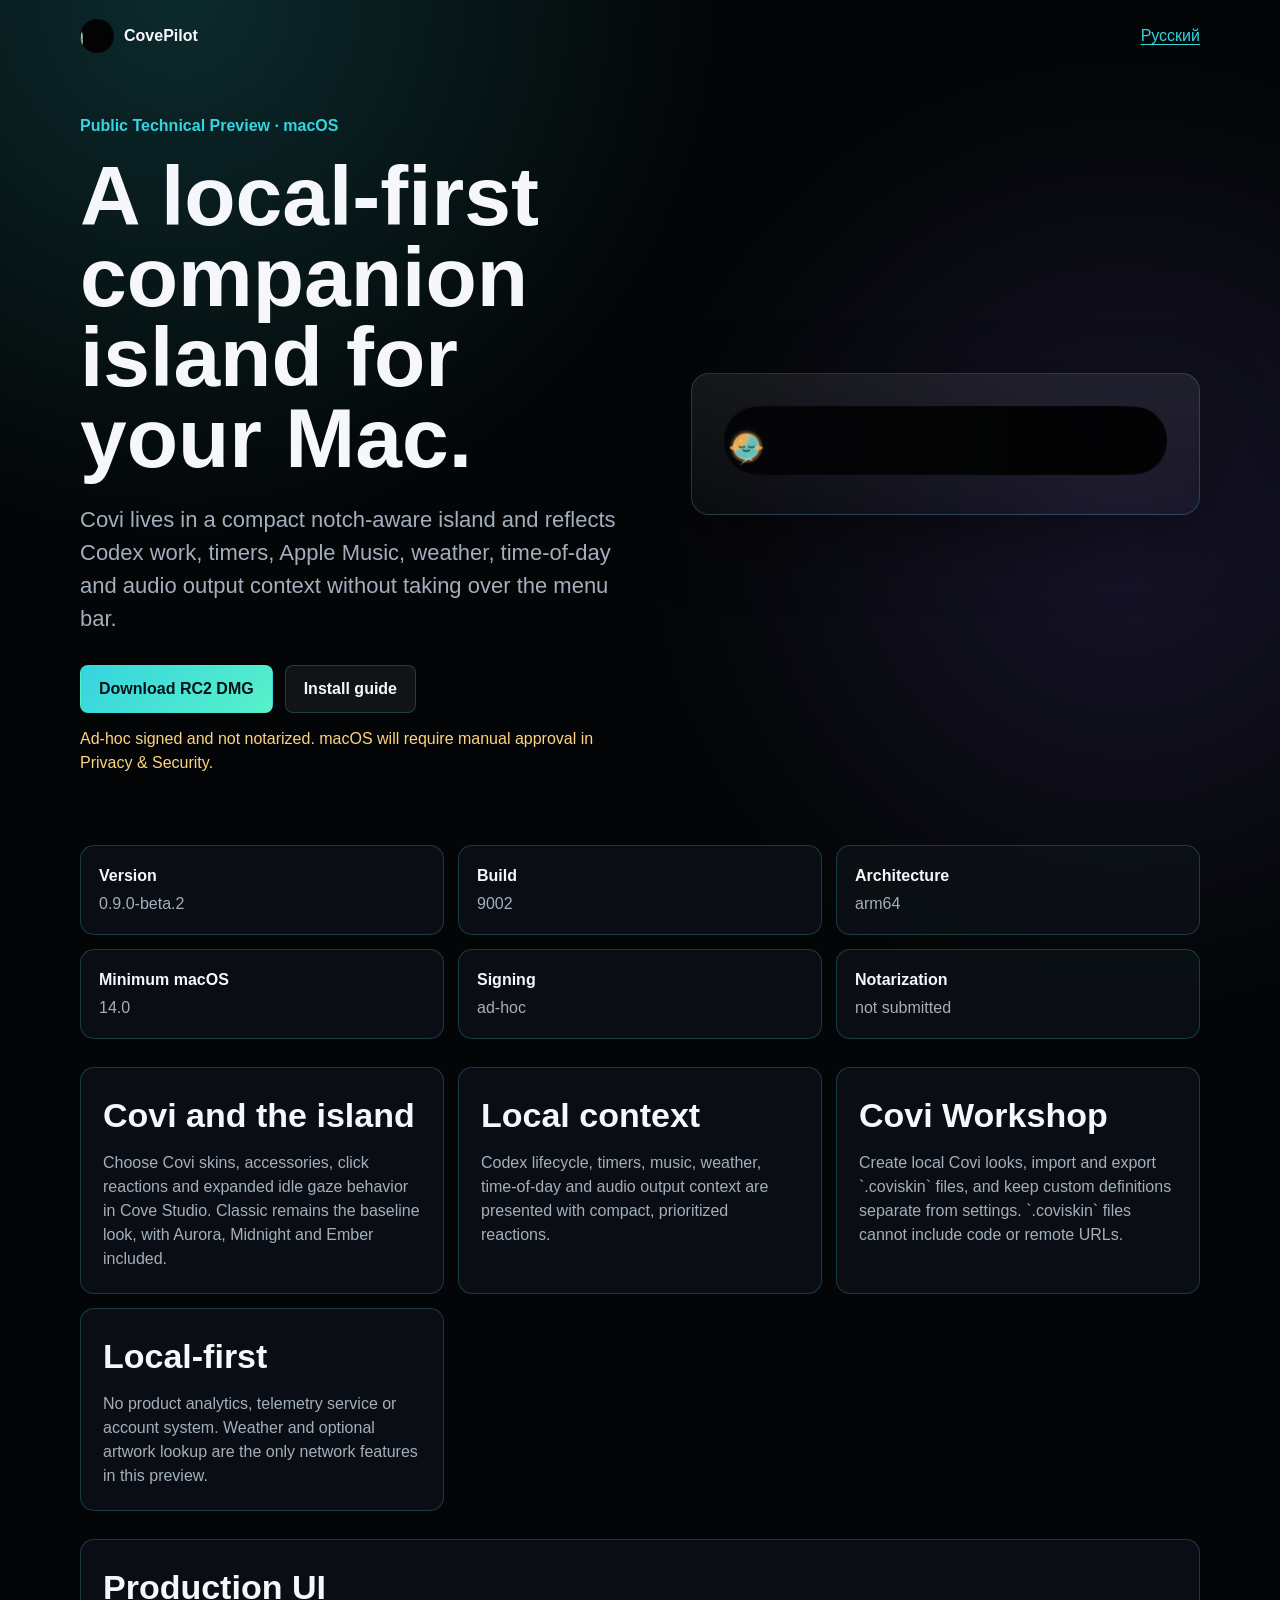
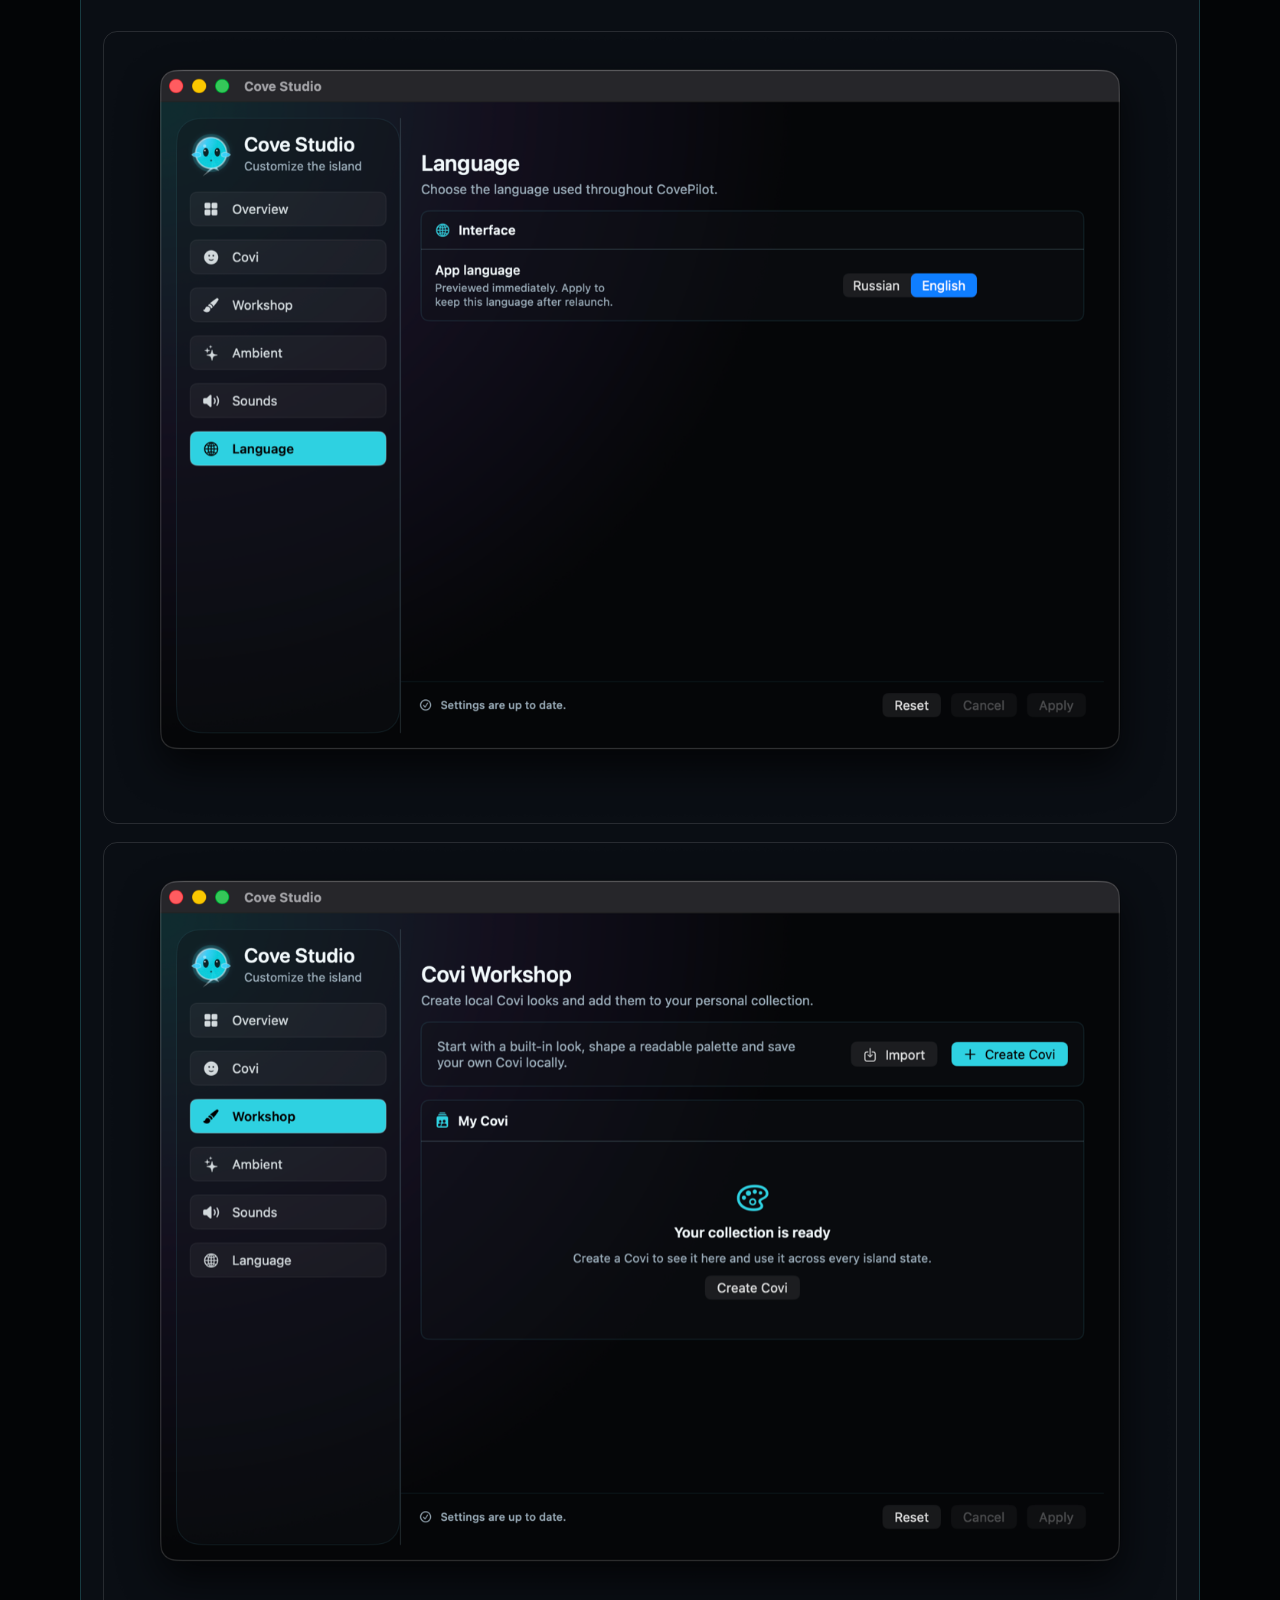
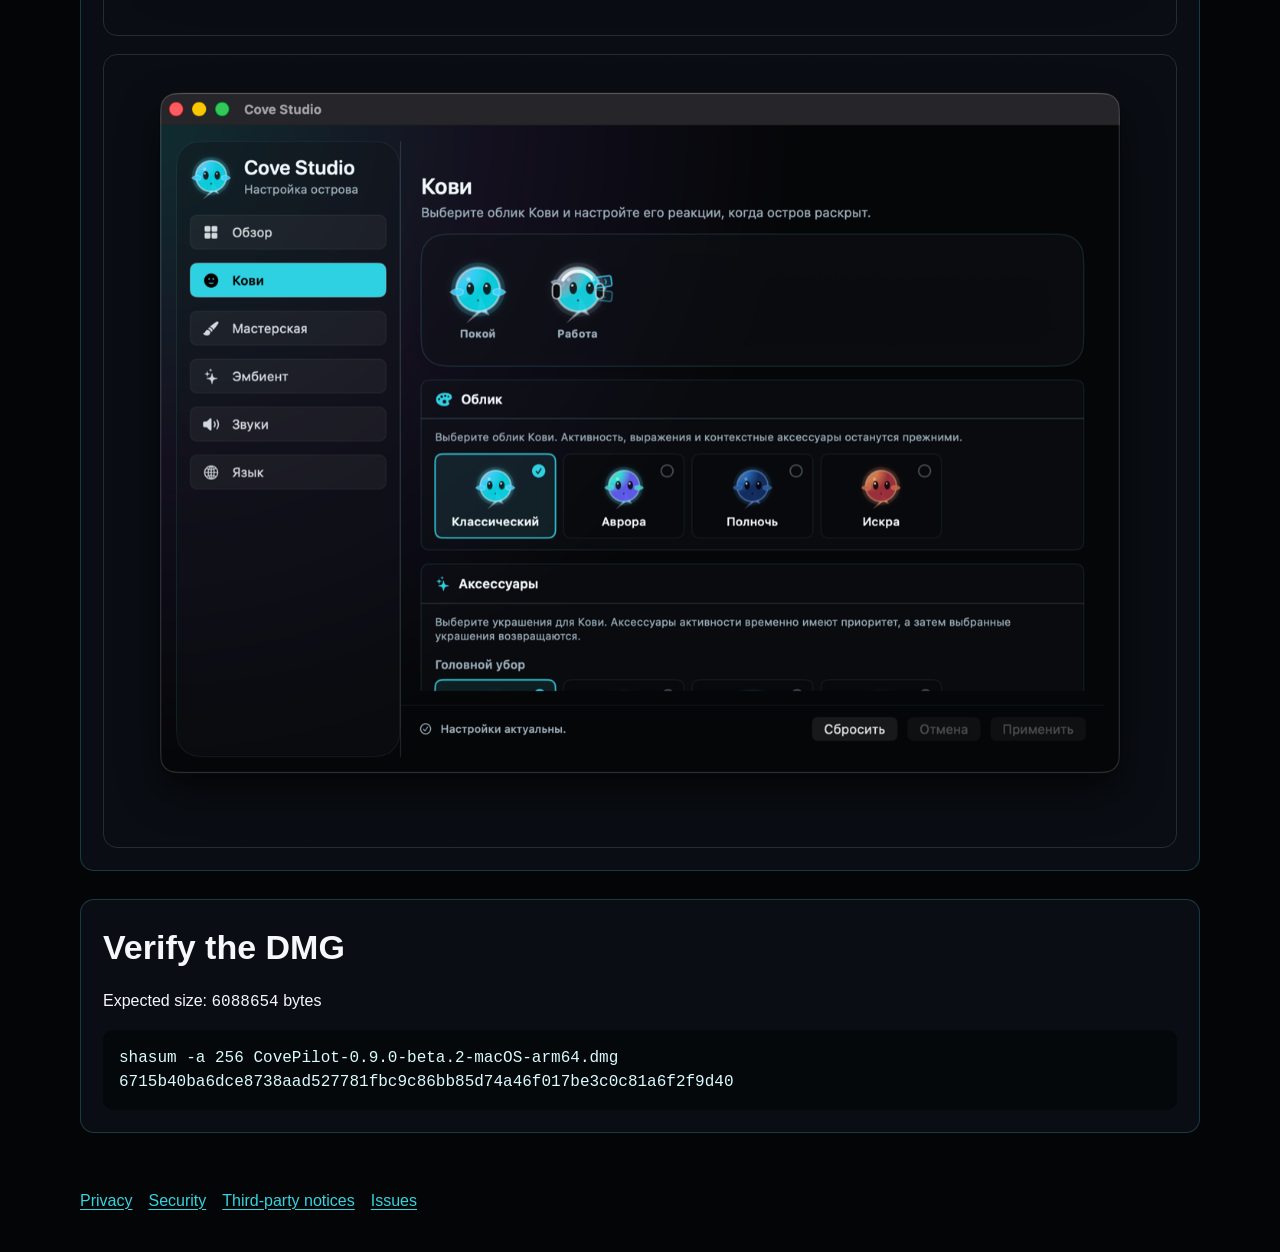
<file: docs/index.html>
<!doctype html>
<html lang="en">
<head>
  <meta charset="utf-8">
  <meta name="viewport" content="width=device-width, initial-scale=1">
  <meta http-equiv="Content-Security-Policy" content="default-src 'self'; img-src 'self' data:; script-src 'self'; style-src 'self'; object-src 'none'; base-uri 'none'; connect-src 'none'; form-action 'none'">
  <title>CovePilot</title>
  <link rel="icon" href="assets/favicon.png">
  <link rel="stylesheet" href="assets/styles.css">
  <script src="assets/site.js" defer></script>
</head>
<body data-redirect-root="true">
  <main class="redirect">
    <h1>CovePilot</h1>
    <p>Choose a language.</p>
    <p><a href="en/">English</a> · <a href="ru/">Русский</a></p>
    <noscript><p>JavaScript is disabled. Use the links above.</p></noscript>
  </main>
</body>
</html>
</file>
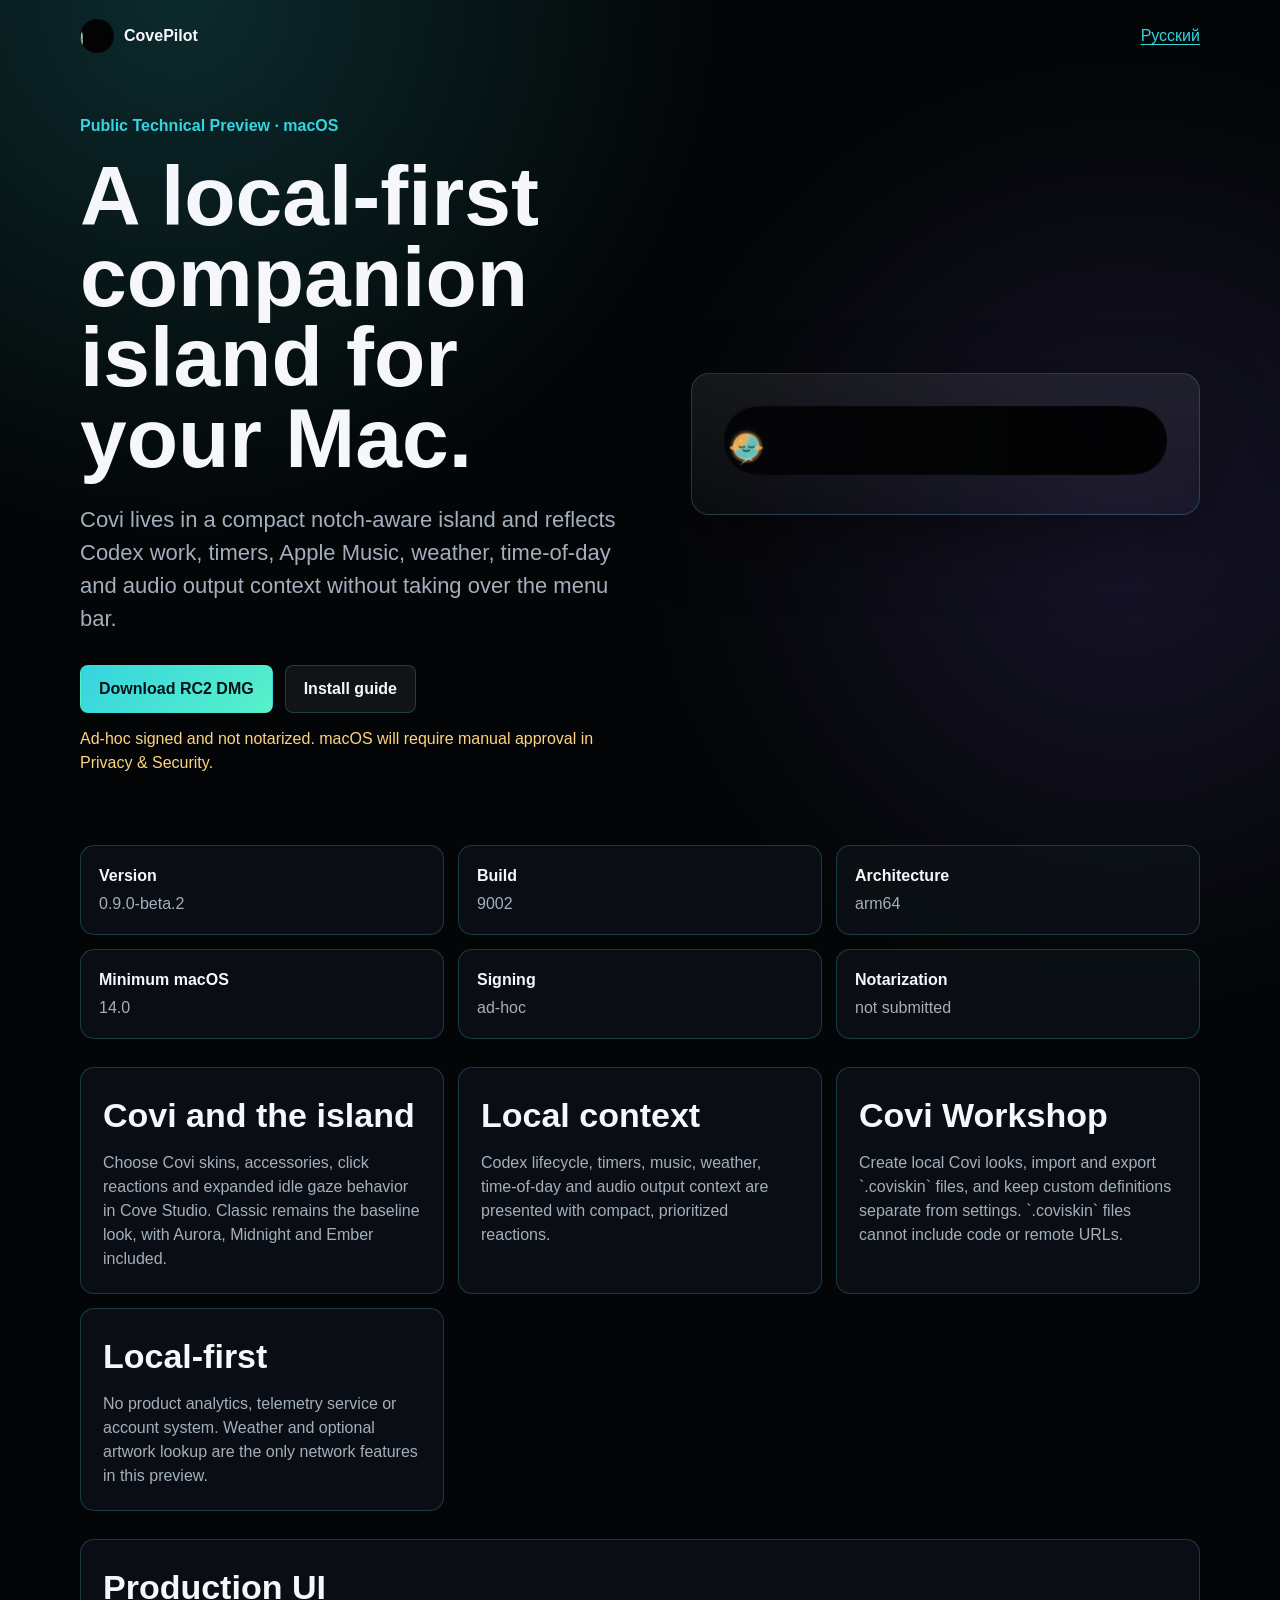
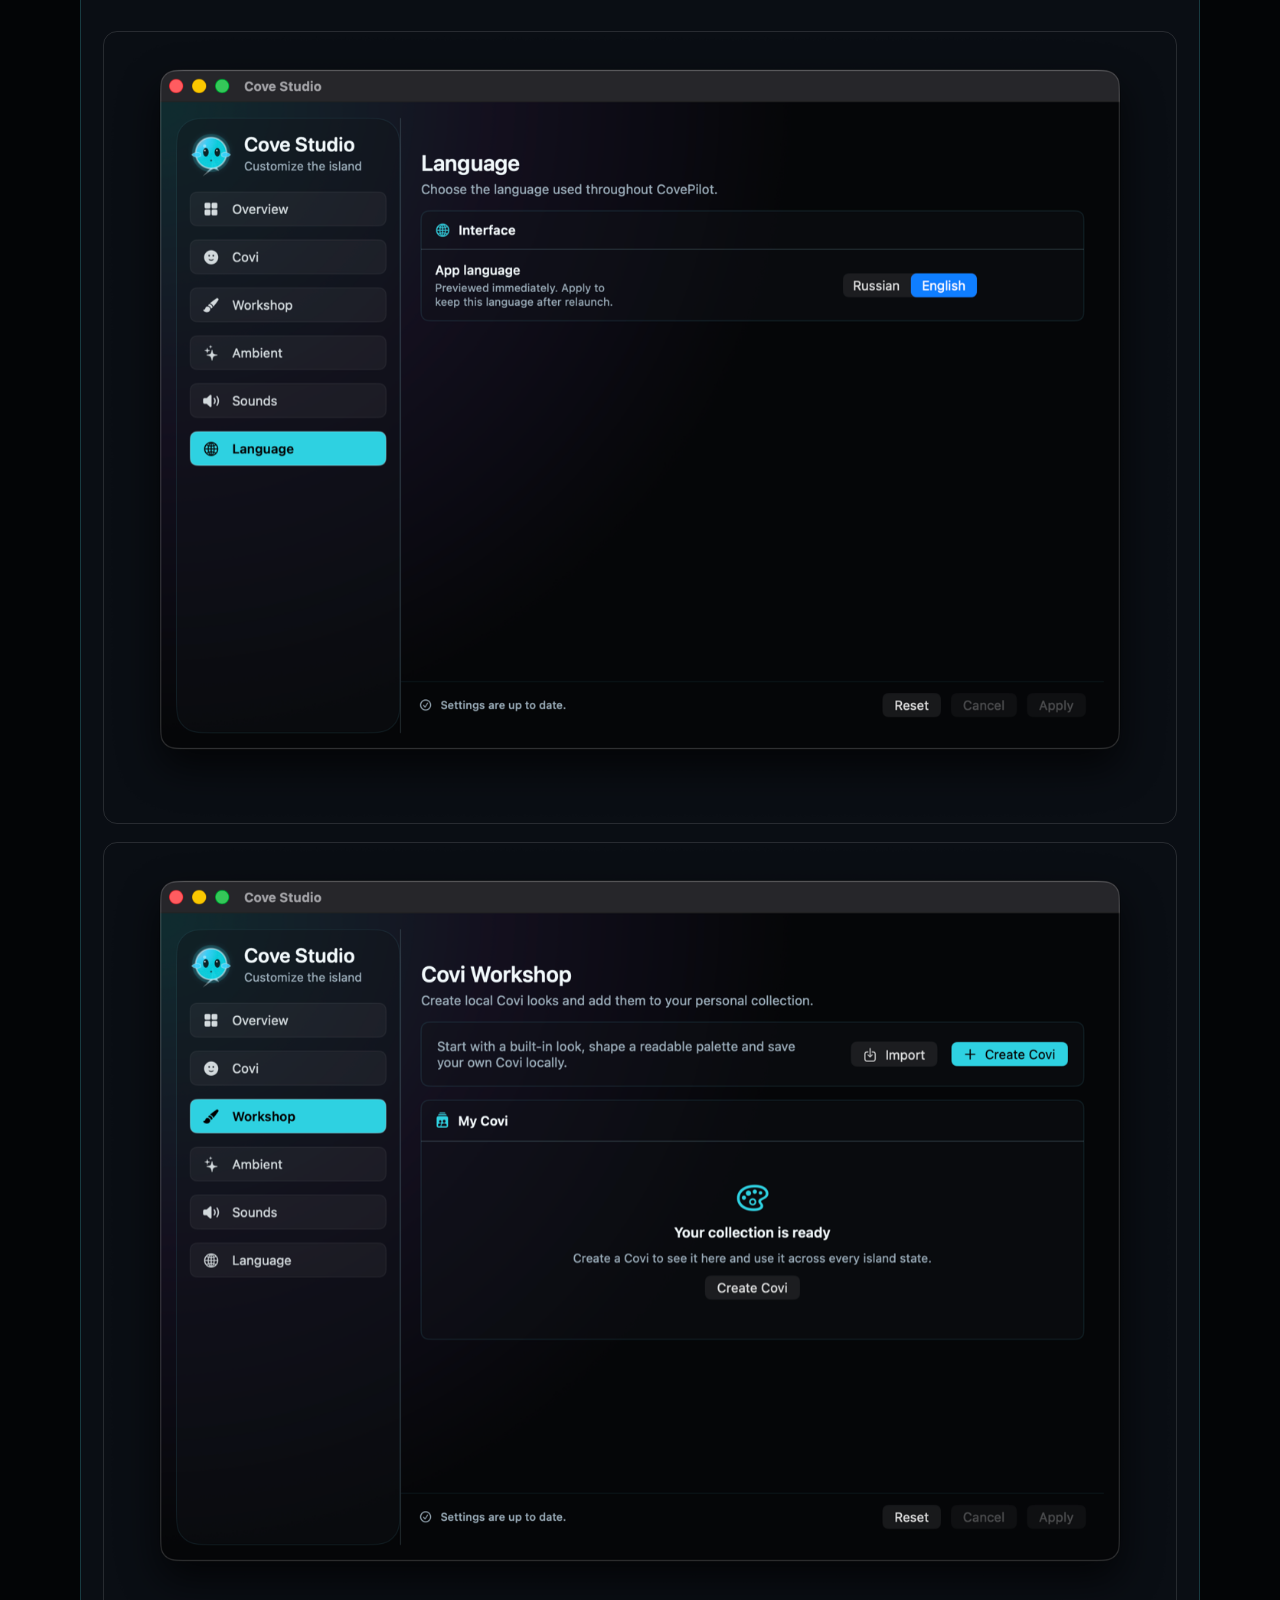
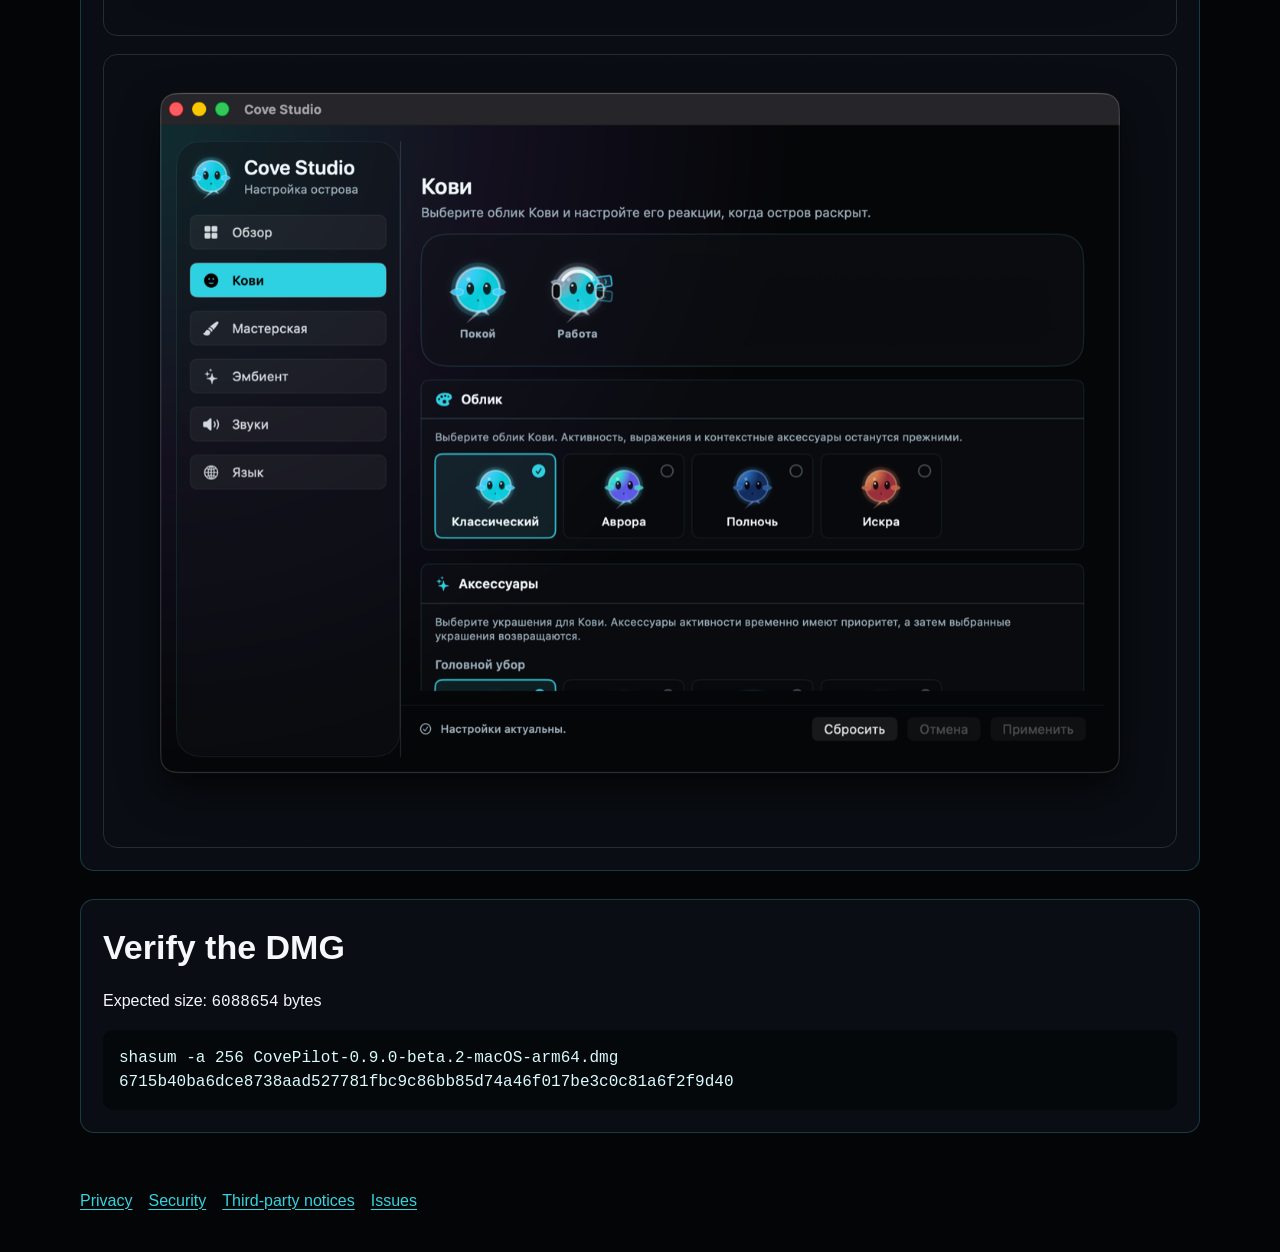
<file: docs/en/index.html>
<!doctype html>
<html lang="en">
<head>
  <meta charset="utf-8">
  <meta name="viewport" content="width=device-width, initial-scale=1">
  <meta http-equiv="Content-Security-Policy" content="default-src 'self'; img-src 'self' data:; script-src 'self'; style-src 'self'; object-src 'none'; base-uri 'none'; connect-src 'none'; form-action 'none'">
  <title>CovePilot for macOS</title>
  <link rel="icon" href="../assets/favicon.png">
  <link rel="stylesheet" href="../assets/styles.css">
  <script src="../assets/site.js" defer></script>
</head>
<body>
  <header class="site-header">
    <a class="brand" href="./" aria-label="CovePilot home"><img src="../assets/favicon.png" alt=""> CovePilot</a>
    <nav aria-label="Language"><a href="../ru/">Русский</a></nav>
  </header>
  <main>
    <section class="hero">
      <div>
        <p class="eyebrow">Public Technical Preview · macOS</p>
        <h1>A local-first companion island for your Mac.</h1>
        <p class="lead">Covi lives in a compact notch-aware island and reflects Codex work, timers, Apple Music, weather, time-of-day and audio output context without taking over the menu bar.</p>
        <div class="actions">
          <a class="button primary" href="https://github.com/DenisMyagikov/CovePilot-Download/releases/download/v0.9.0-beta.2/CovePilot-0.9.0-beta.2-macOS-arm64.dmg">Download RC2 DMG</a>
          <a class="button" href="https://github.com/DenisMyagikov/CovePilot-Download/blob/main/INSTALL.md">Install guide</a>
        </div>
        <p class="warning">Ad-hoc signed and not notarized. macOS will require manual approval in Privacy & Security.</p>
      </div>
      <figure class="compact-shot">
        <img src="../assets/images/compact-island.png" alt="CovePilot compact island">
      </figure>
    </section>

    <section class="facts" aria-label="Release facts">
      <div><strong>Version</strong><span>0.9.0-beta.2</span></div>
      <div><strong>Build</strong><span>9002</span></div>
      <div><strong>Architecture</strong><span>arm64</span></div>
      <div><strong>Minimum macOS</strong><span>14.0</span></div>
      <div><strong>Signing</strong><span>ad-hoc</span></div>
      <div><strong>Notarization</strong><span>not submitted</span></div>
    </section>

    <section class="section-grid">
      <article>
        <h2>Covi and the island</h2>
        <p>Choose Covi skins, accessories, click reactions and expanded idle gaze behavior in Cove Studio. Classic remains the baseline look, with Aurora, Midnight and Ember included.</p>
      </article>
      <article>
        <h2>Local context</h2>
        <p>Codex lifecycle, timers, music, weather, time-of-day and audio output context are presented with compact, prioritized reactions.</p>
      </article>
      <article>
        <h2>Covi Workshop</h2>
        <p>Create local Covi looks, import and export `.coviskin` files, and keep custom definitions separate from settings. `.coviskin` files cannot include code or remote URLs.</p>
      </article>
      <article>
        <h2>Local-first</h2>
        <p>No product analytics, telemetry service or account system. Weather and optional artwork lookup are the only network features in this preview.</p>
      </article>
    </section>

    <section class="screens">
      <h2>Production UI</h2>
      <img src="../assets/images/studio-language-en.png" alt="Cove Studio language settings">
      <img src="../assets/images/studio-workshop-en.png" alt="Cove Studio Workshop">
      <img src="../assets/images/studio-covi-ru.png" alt="Cove Studio Covi settings in Russian">
    </section>

    <section class="checksum">
      <h2>Verify the DMG</h2>
      <p>Expected size: <code>6088654</code> bytes</p>
      <pre><code>shasum -a 256 CovePilot-0.9.0-beta.2-macOS-arm64.dmg
6715b40ba6dce8738aad527781fbc9c86bb85d74a46f017be3c0c81a6f2f9d40</code></pre>
    </section>
  </main>
  <footer>
    <a href="https://github.com/DenisMyagikov/CovePilot-Download/blob/main/PRIVACY.md">Privacy</a>
    <a href="https://github.com/DenisMyagikov/CovePilot-Download/blob/main/SECURITY.md">Security</a>
    <a href="https://github.com/DenisMyagikov/CovePilot-Download/blob/main/THIRD-PARTY-NOTICES.md">Third-party notices</a>
    <a href="https://github.com/DenisMyagikov/CovePilot-Download/issues">Issues</a>
  </footer>
</body>
</html>
</file>
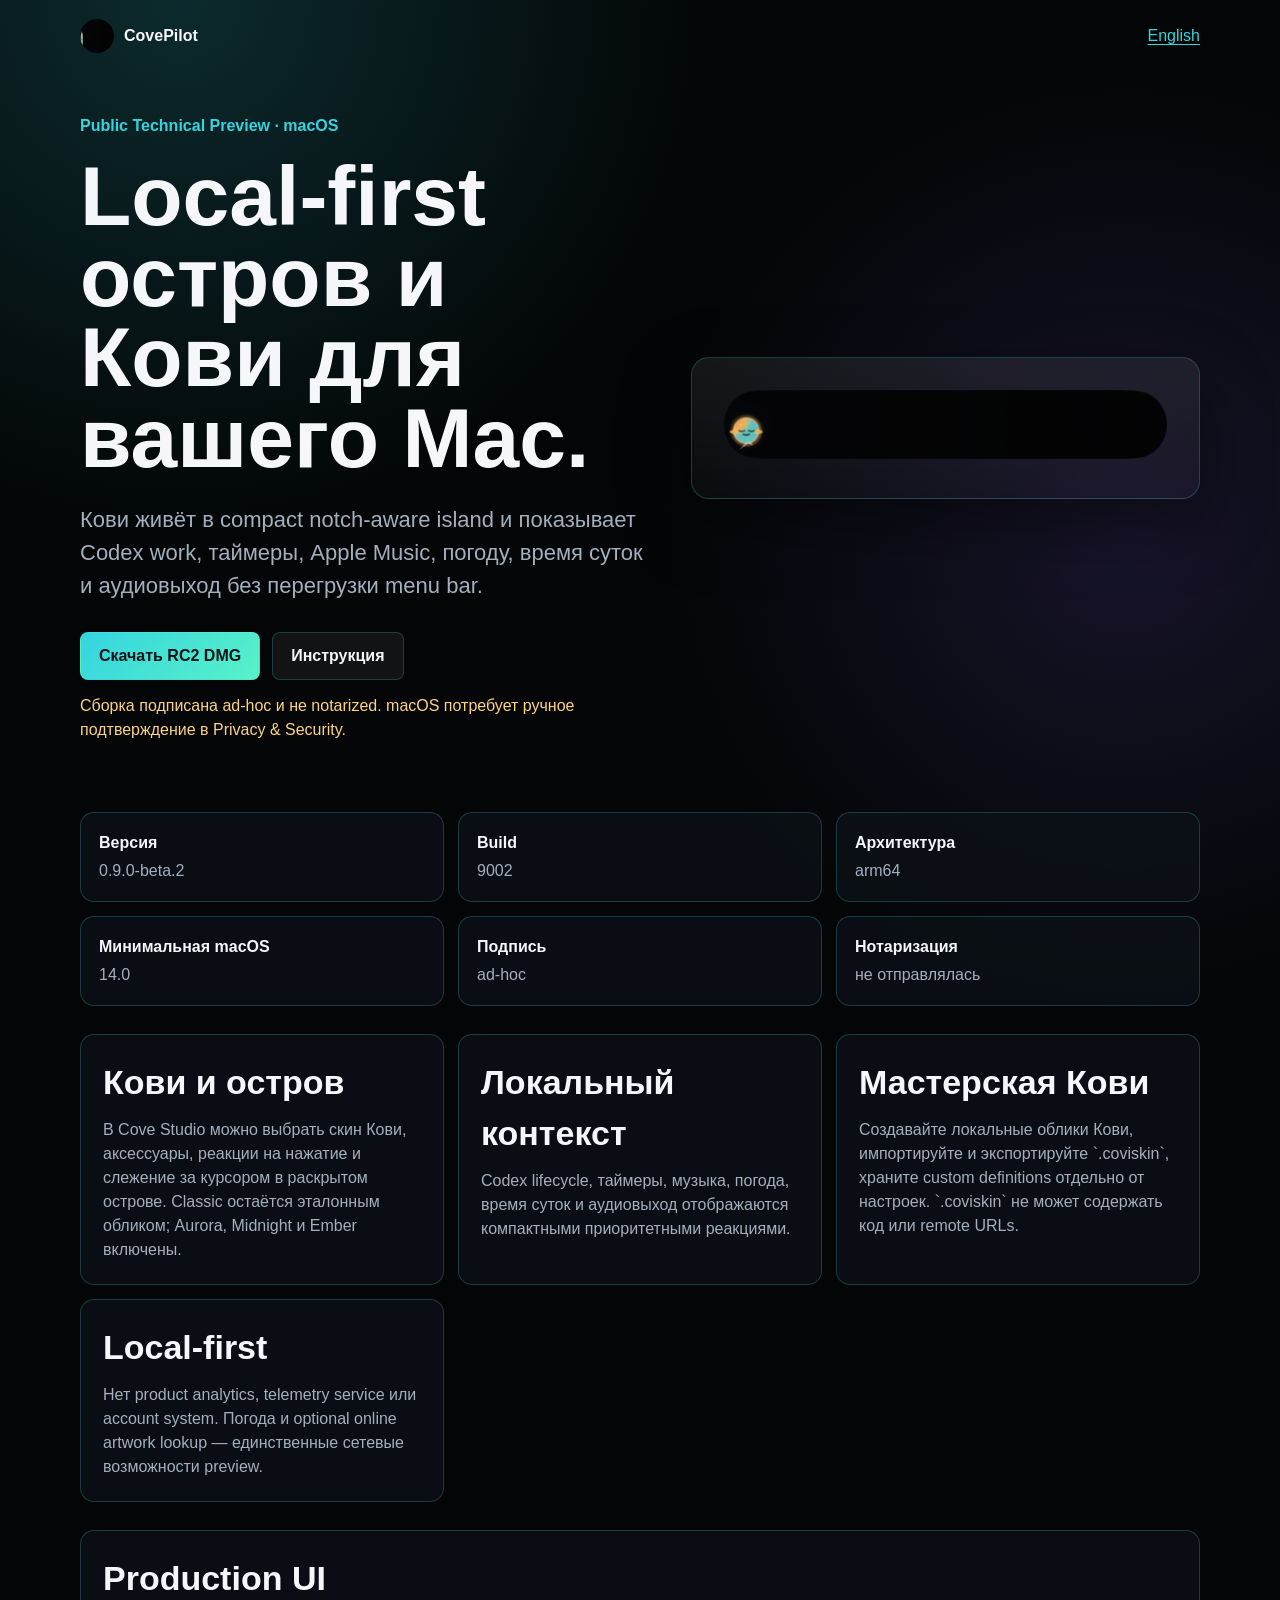
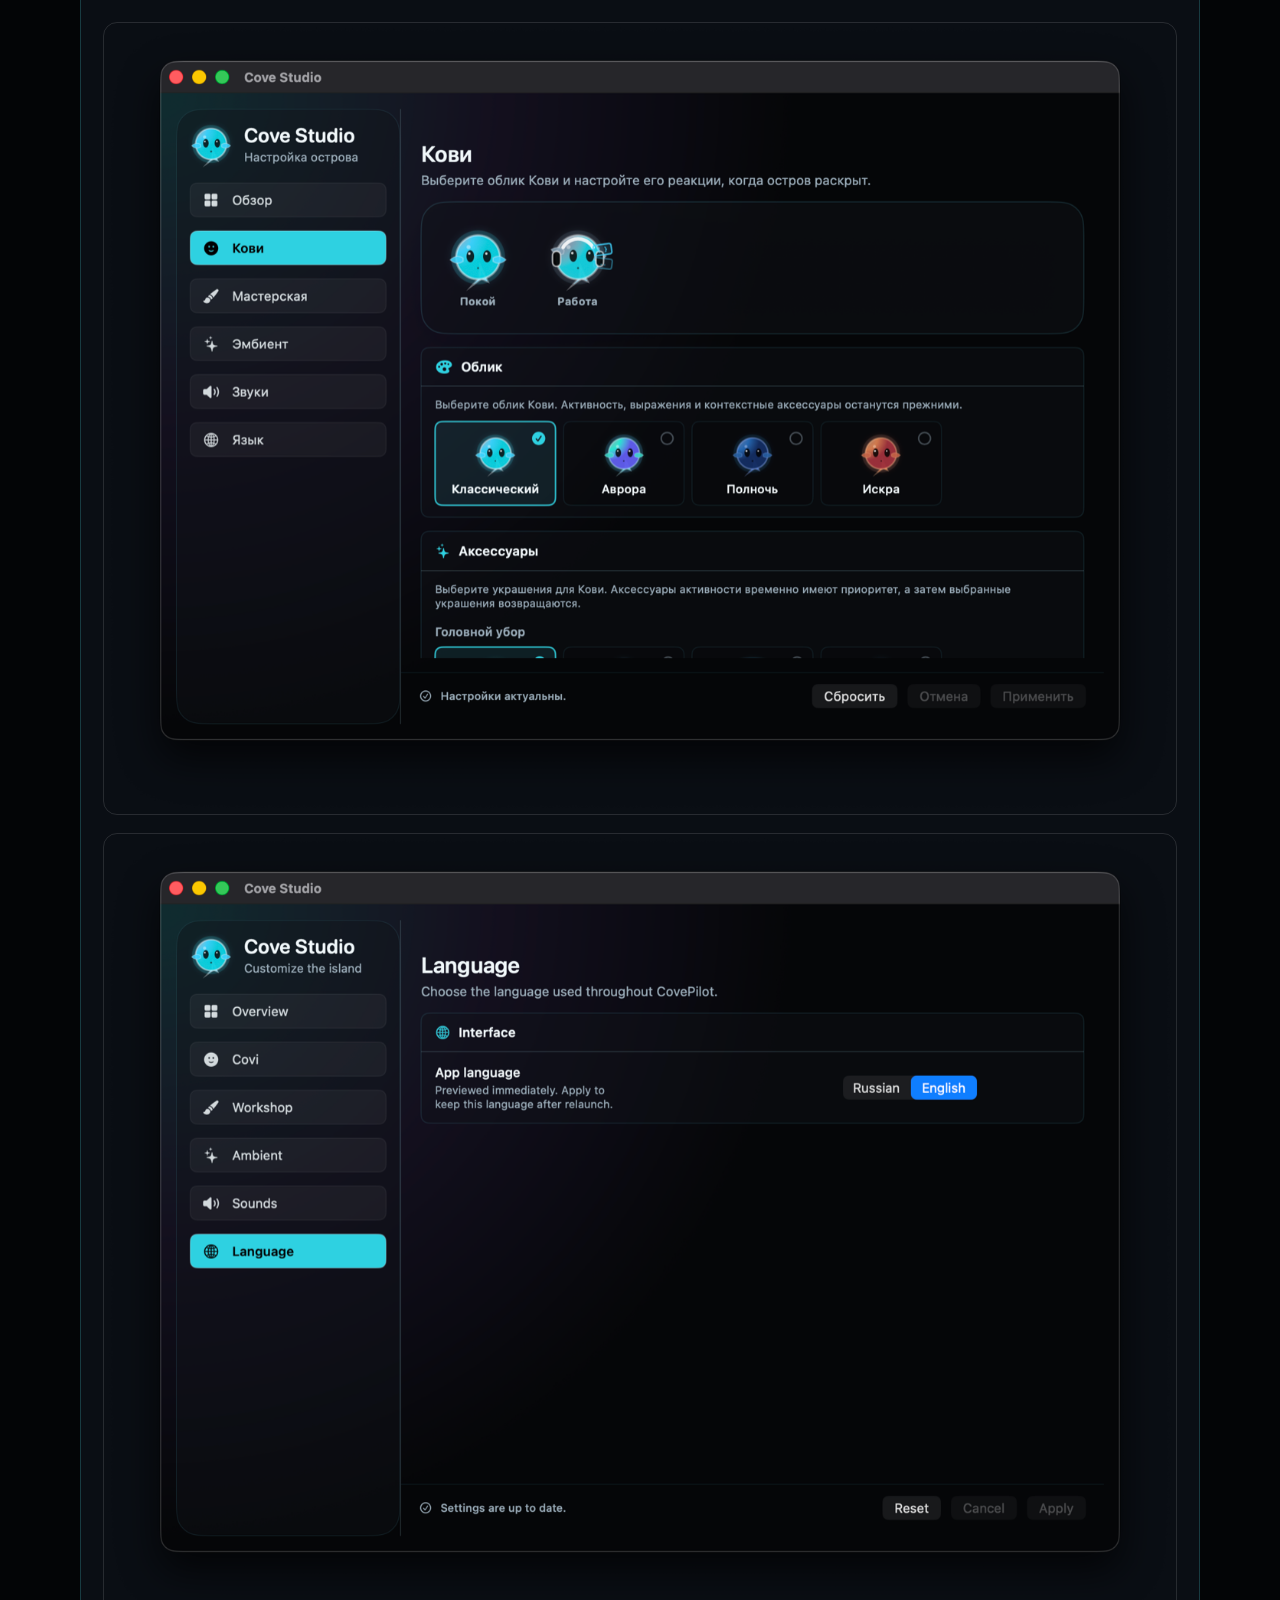
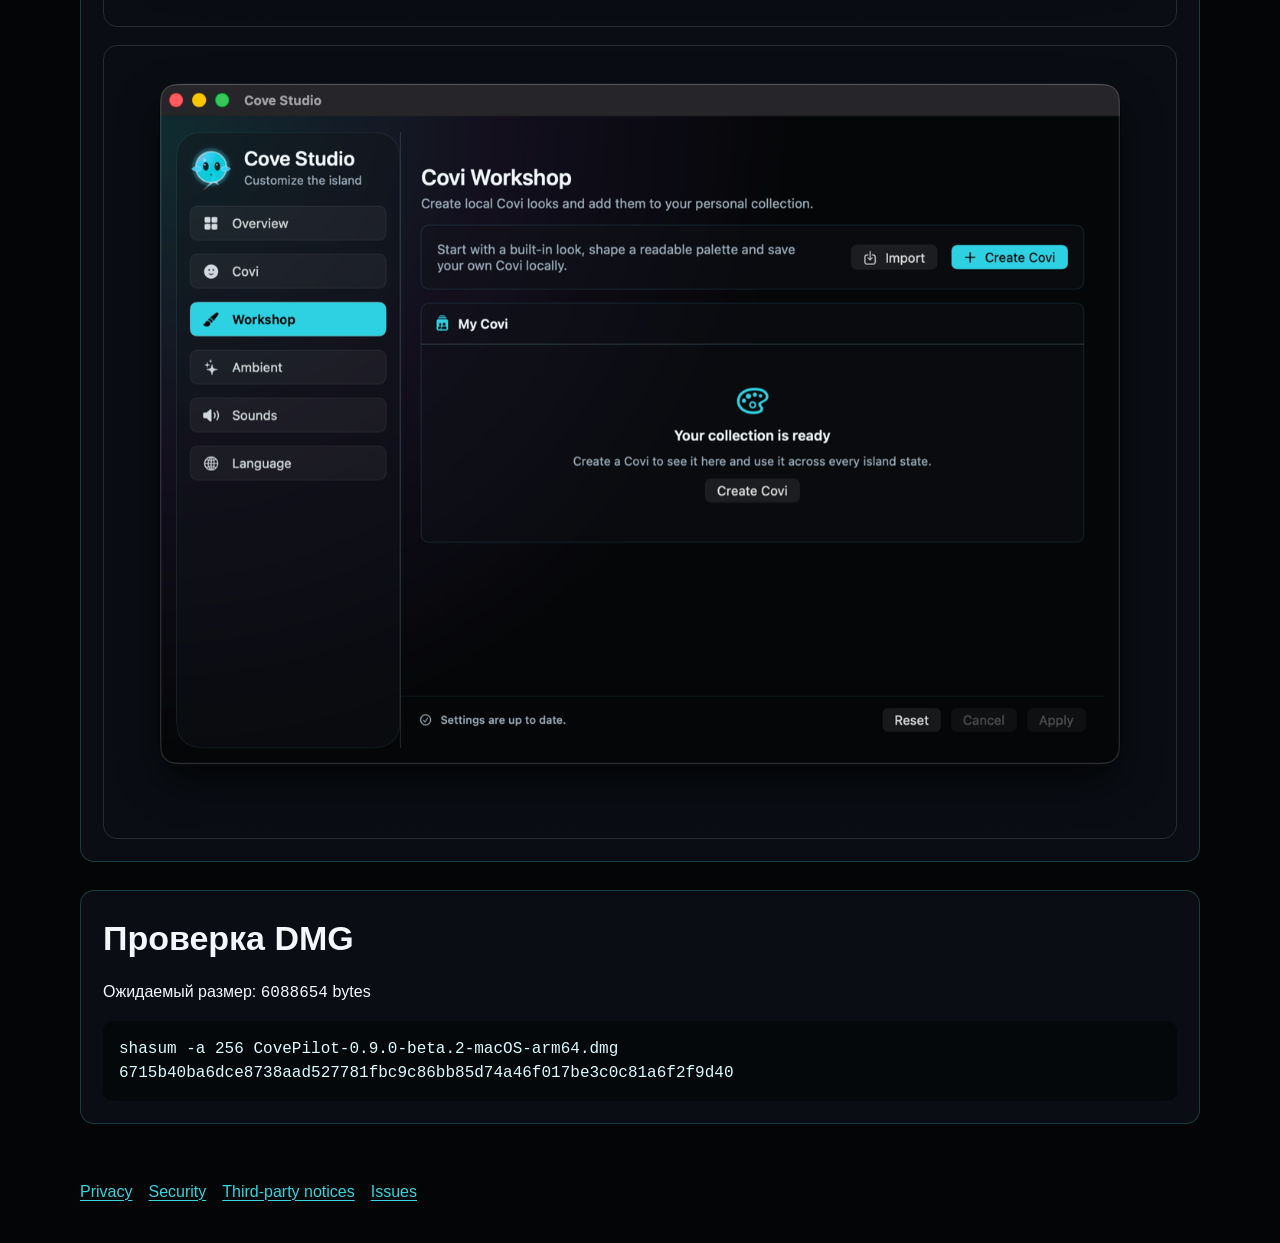
<file: docs/ru/index.html>
<!doctype html>
<html lang="ru">
<head>
  <meta charset="utf-8">
  <meta name="viewport" content="width=device-width, initial-scale=1">
  <meta http-equiv="Content-Security-Policy" content="default-src 'self'; img-src 'self' data:; script-src 'self'; style-src 'self'; object-src 'none'; base-uri 'none'; connect-src 'none'; form-action 'none'">
  <title>CovePilot для macOS</title>
  <link rel="icon" href="../assets/favicon.png">
  <link rel="stylesheet" href="../assets/styles.css">
  <script src="../assets/site.js" defer></script>
</head>
<body>
  <header class="site-header">
    <a class="brand" href="./" aria-label="CovePilot"><img src="../assets/favicon.png" alt=""> CovePilot</a>
    <nav aria-label="Language"><a href="../en/">English</a></nav>
  </header>
  <main>
    <section class="hero">
      <div>
        <p class="eyebrow">Public Technical Preview · macOS</p>
        <h1>Local-first остров и Кови для вашего Mac.</h1>
        <p class="lead">Кови живёт в compact notch-aware island и показывает Codex work, таймеры, Apple Music, погоду, время суток и аудиовыход без перегрузки menu bar.</p>
        <div class="actions">
          <a class="button primary" href="https://github.com/DenisMyagikov/CovePilot-Download/releases/download/v0.9.0-beta.2/CovePilot-0.9.0-beta.2-macOS-arm64.dmg">Скачать RC2 DMG</a>
          <a class="button" href="https://github.com/DenisMyagikov/CovePilot-Download/blob/main/INSTALL.ru.md">Инструкция</a>
        </div>
        <p class="warning">Сборка подписана ad-hoc и не notarized. macOS потребует ручное подтверждение в Privacy & Security.</p>
      </div>
      <figure class="compact-shot">
        <img src="../assets/images/compact-island.png" alt="Compact island CovePilot">
      </figure>
    </section>

    <section class="facts" aria-label="Release facts">
      <div><strong>Версия</strong><span>0.9.0-beta.2</span></div>
      <div><strong>Build</strong><span>9002</span></div>
      <div><strong>Архитектура</strong><span>arm64</span></div>
      <div><strong>Минимальная macOS</strong><span>14.0</span></div>
      <div><strong>Подпись</strong><span>ad-hoc</span></div>
      <div><strong>Нотаризация</strong><span>не отправлялась</span></div>
    </section>

    <section class="section-grid">
      <article>
        <h2>Кови и остров</h2>
        <p>В Cove Studio можно выбрать скин Кови, аксессуары, реакции на нажатие и слежение за курсором в раскрытом острове. Classic остаётся эталонным обликом; Aurora, Midnight и Ember включены.</p>
      </article>
      <article>
        <h2>Локальный контекст</h2>
        <p>Codex lifecycle, таймеры, музыка, погода, время суток и аудиовыход отображаются компактными приоритетными реакциями.</p>
      </article>
      <article>
        <h2>Мастерская Кови</h2>
        <p>Создавайте локальные облики Кови, импортируйте и экспортируйте `.coviskin`, храните custom definitions отдельно от настроек. `.coviskin` не может содержать код или remote URLs.</p>
      </article>
      <article>
        <h2>Local-first</h2>
        <p>Нет product analytics, telemetry service или account system. Погода и optional online artwork lookup — единственные сетевые возможности preview.</p>
      </article>
    </section>

    <section class="screens">
      <h2>Production UI</h2>
      <img src="../assets/images/studio-covi-ru.png" alt="Настройки Кови в Cove Studio">
      <img src="../assets/images/studio-language-en.png" alt="Language settings in Cove Studio">
      <img src="../assets/images/studio-workshop-en.png" alt="Covi Workshop in Cove Studio">
    </section>

    <section class="checksum">
      <h2>Проверка DMG</h2>
      <p>Ожидаемый размер: <code>6088654</code> bytes</p>
      <pre><code>shasum -a 256 CovePilot-0.9.0-beta.2-macOS-arm64.dmg
6715b40ba6dce8738aad527781fbc9c86bb85d74a46f017be3c0c81a6f2f9d40</code></pre>
    </section>
  </main>
  <footer>
    <a href="https://github.com/DenisMyagikov/CovePilot-Download/blob/main/PRIVACY.md">Privacy</a>
    <a href="https://github.com/DenisMyagikov/CovePilot-Download/blob/main/SECURITY.md">Security</a>
    <a href="https://github.com/DenisMyagikov/CovePilot-Download/blob/main/THIRD-PARTY-NOTICES.md">Third-party notices</a>
    <a href="https://github.com/DenisMyagikov/CovePilot-Download/issues">Issues</a>
  </footer>
</body>
</html>
</file>
<file: docs/assets/styles.css>
:root {
  color-scheme: dark;
  --bg: #030506;
  --panel: #0b1014;
  --panel-2: #111720;
  --line: rgba(72, 218, 229, 0.22);
  --text: #f5f7fb;
  --muted: #a3afbd;
  --accent: #35d4df;
  --accent-2: #8f70ff;
  --warn: #ffd480;
}

* { box-sizing: border-box; }

html { background: var(--bg); }

body {
  margin: 0;
  font: 16px/1.5 -apple-system, BlinkMacSystemFont, "SF Pro Text", "Segoe UI", sans-serif;
  color: var(--text);
  background:
    radial-gradient(circle at 14% 0%, rgba(53, 212, 223, 0.18), transparent 34rem),
    radial-gradient(circle at 88% 12%, rgba(143, 112, 255, 0.14), transparent 30rem),
    var(--bg);
}

a { color: var(--accent); text-decoration-thickness: 0.08em; text-underline-offset: 0.18em; }

.site-header,
main,
footer {
  width: min(1120px, calc(100% - 32px));
  margin: 0 auto;
}

.site-header {
  min-height: 72px;
  display: flex;
  align-items: center;
  justify-content: space-between;
  gap: 24px;
}

.brand {
  display: inline-flex;
  align-items: center;
  gap: 10px;
  color: var(--text);
  font-weight: 800;
  text-decoration: none;
}

.brand img { width: 34px; height: 34px; border-radius: 50%; }

.hero {
  min-height: min(720px, calc(100vh - 72px));
  display: grid;
  grid-template-columns: minmax(0, 1.05fr) minmax(280px, 0.95fr);
  gap: 48px;
  align-items: center;
  padding: 42px 0 70px;
}

.eyebrow {
  margin: 0 0 18px;
  color: var(--accent);
  font-weight: 800;
  letter-spacing: 0;
}

h1 {
  margin: 0;
  max-width: 760px;
  font-size: clamp(42px, 7vw, 84px);
  line-height: 0.96;
  letter-spacing: 0;
}

h2 {
  margin: 0 0 10px;
  font-size: clamp(24px, 3vw, 34px);
  letter-spacing: 0;
}

.lead {
  max-width: 720px;
  margin: 24px 0 0;
  color: var(--muted);
  font-size: clamp(18px, 2vw, 22px);
}

.actions {
  display: flex;
  flex-wrap: wrap;
  gap: 12px;
  margin: 30px 0 14px;
}

.button {
  min-height: 44px;
  display: inline-flex;
  align-items: center;
  justify-content: center;
  padding: 11px 18px;
  border: 1px solid var(--line);
  border-radius: 8px;
  background: rgba(255,255,255,0.06);
  color: var(--text);
  font-weight: 800;
  text-decoration: none;
}

.button.primary {
  color: #001316;
  background: linear-gradient(135deg, var(--accent), #58f2c9);
  border-color: transparent;
}

.warning {
  max-width: 680px;
  margin: 0;
  color: var(--warn);
}

.compact-shot {
  margin: 0;
  padding: 32px;
  border: 1px solid var(--line);
  border-radius: 18px;
  background: linear-gradient(180deg, rgba(255,255,255,0.07), rgba(255,255,255,0.025));
  box-shadow: 0 24px 70px rgba(0,0,0,0.45);
}

.compact-shot img { width: 100%; height: auto; image-rendering: auto; }

.facts,
.section-grid {
  display: grid;
  grid-template-columns: repeat(3, minmax(0, 1fr));
  gap: 14px;
  margin: 0 0 28px;
}

.facts div,
.section-grid article,
.checksum,
.screens {
  border: 1px solid var(--line);
  border-radius: 14px;
  background: rgba(13, 18, 24, 0.82);
}

.facts div { padding: 18px; }
.facts strong, .facts span { display: block; }
.facts span { color: var(--muted); margin-top: 4px; }

.section-grid article { padding: 22px; }
.section-grid p { margin: 0; color: var(--muted); }

.screens {
  margin: 28px 0;
  padding: 22px;
}

.screens img {
  display: block;
  width: 100%;
  height: auto;
  margin: 18px 0 0;
  border: 1px solid rgba(255,255,255,0.12);
  border-radius: 14px;
}

.checksum {
  margin: 28px 0;
  padding: 22px;
}

pre {
  overflow-x: auto;
  margin: 12px 0 0;
  padding: 16px;
  border-radius: 10px;
  background: #05080b;
  color: #d9fbff;
}

code { font-family: "SF Mono", ui-monospace, Menlo, monospace; }

footer {
  display: flex;
  flex-wrap: wrap;
  gap: 16px;
  padding: 28px 0 40px;
  color: var(--muted);
}

.redirect {
  min-height: 100vh;
  display: grid;
  place-content: center;
  text-align: center;
}

@media (max-width: 820px) {
  .hero { grid-template-columns: 1fr; min-height: auto; padding-top: 24px; }
  .facts, .section-grid { grid-template-columns: 1fr; }
}

@media (prefers-reduced-motion: reduce) {
  *, *::before, *::after {
    scroll-behavior: auto !important;
    transition-duration: 0.001ms !important;
    animation-duration: 0.001ms !important;
  }
}
</file>
